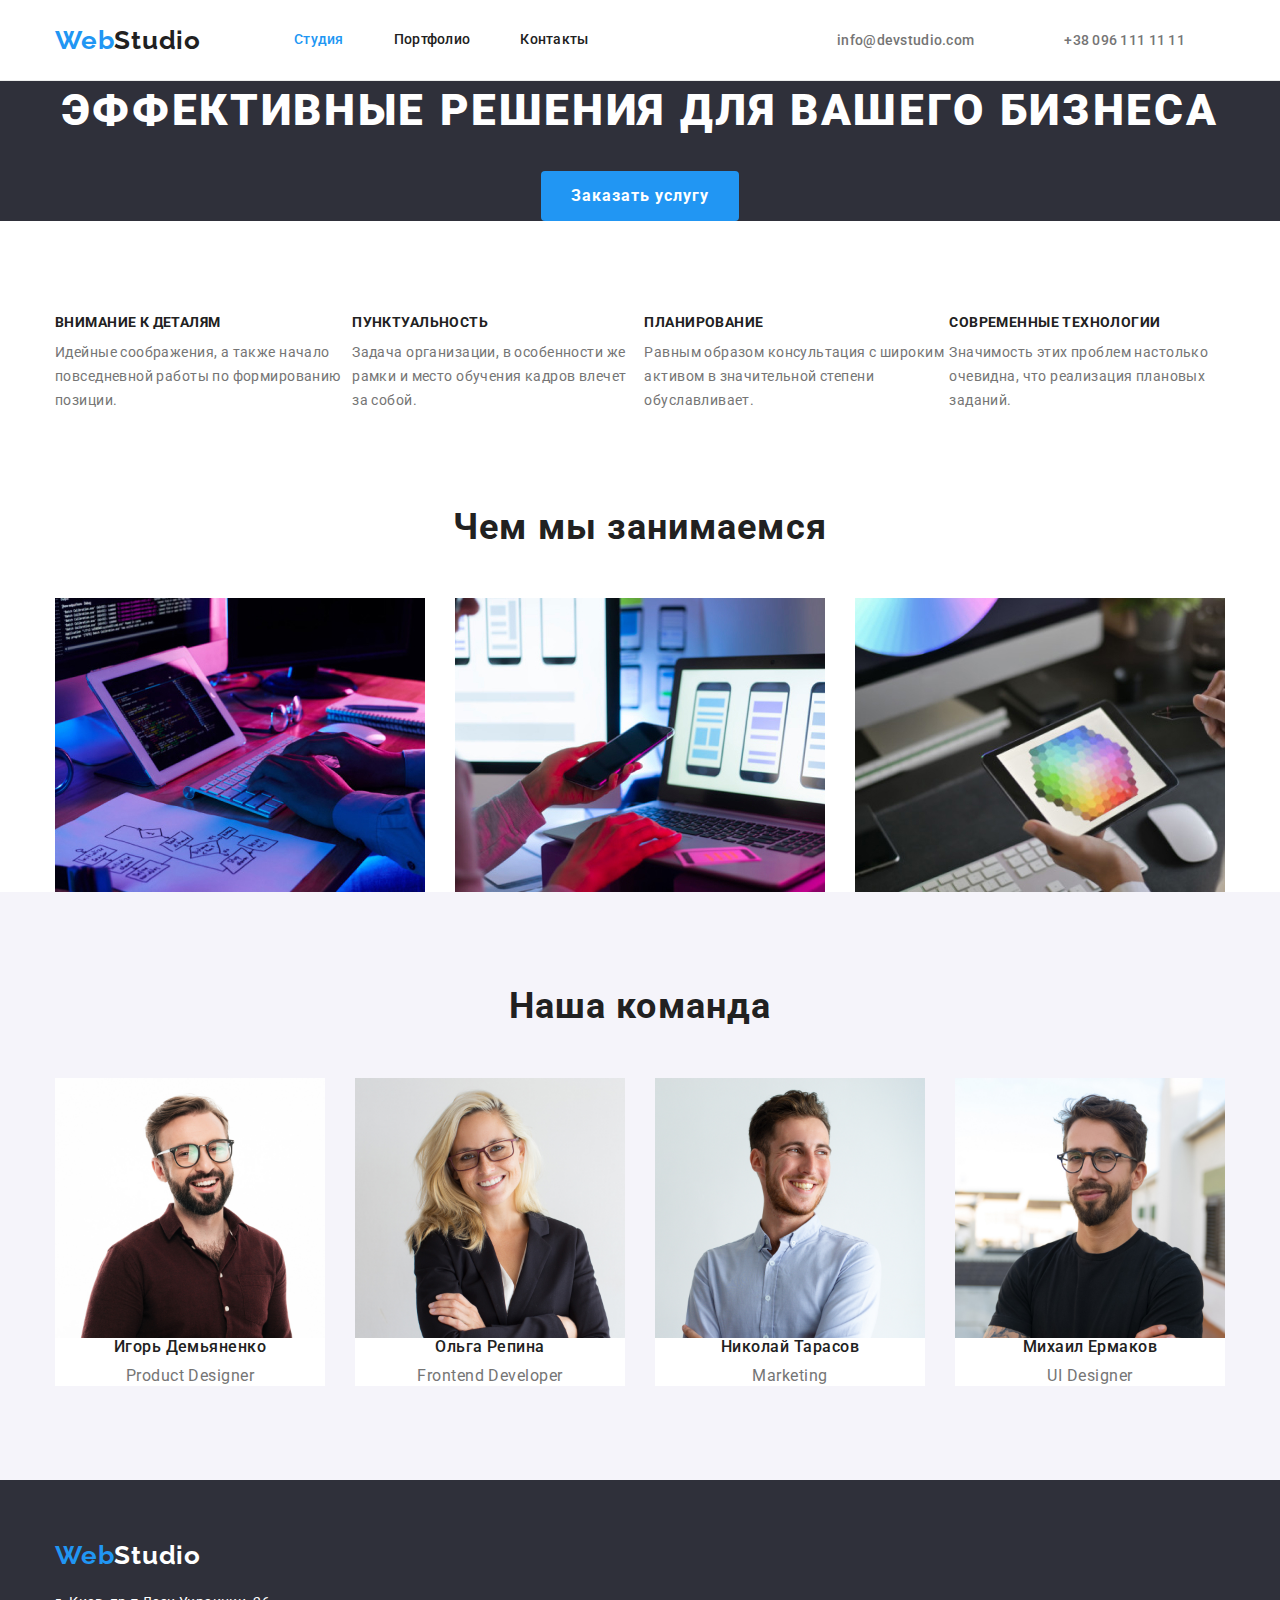
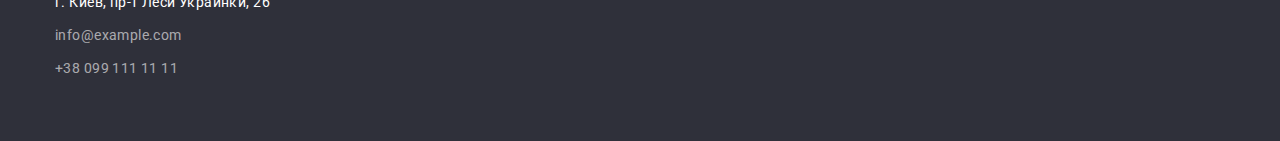
<file: index.html>
<!DOCTYPE html>
<html lang="ru">
  <head>
    <link
      rel="stylesheet"
      href="https://cdnjs.cloudflare.com/ajax/libs/modern-normalize/1.1.0/modern-normalize.min.css"
    />
    <meta charset="UTF-8" />
    <meta http-equiv="X-UA-Compatible" content="IE=edge" />
    <meta name="viewport" content="width=device-width, initial-scale=1.0" />
    <title>Document</title>
    <link rel="preconnect" href="https://fonts.gstatic.com" />
    <link
      href="https://fonts.googleapis.com/css2?family=Raleway:wght@700&family=Roboto:wght@400;500;700;900&display=swap"
      rel="stylesheet"
    />
    <link rel="stylesheet" href="./css/styles.css" />
  </head>

  <body>
    <header class="header">
      <div class="container header-container">
        <nav class="navigation">
          <a href="index.html" class="logo-header"><span>Web</span>Studio</a>
          <ul class="list">
            <li class="int-space">
              <a class="site-nav current links" href="index.html">Студия</a>
            </li>
            <li class="int-space"><a class="site-nav links" href="portfolio.html">Портфолио</a></li>
            <li class="int-space"><a class="site-nav links" href="#">Контакты</a></li>
          </ul>
        </nav>
        <ul class="list">
          <li class="int-space">
            <a href="mailto:info@devstudio.com" class="contact-links">info@devstudio.com</a>
          </li>
          <li class="int-space">
            <a class="contact-links" href="tel:+380961111111">+38 096 111 11 11</a>
          </li>
        </ul>
      </div>
    </header>
    <main>
      <section class="hero">
        <h1 class="hero-title">Эффективные решения для вашего бизнеса</h1>
        <button type="button" class="buttons">Заказать услугу</button>
      </section>
      <section class="section">
        <!--<h2>Наши преимущества</h2>-->
        <div class="container">
          <ul class="list">
            <li>
              <h3 class="advantages">Внимание к деталям</h3>
              <p class="advantages-description">
                Идейные соображения, а также начало повседневной работы по формированию позиции.
              </p>
            </li>
            <li>
              <h3 class="advantages">Пунктуальность</h3>
              <p class="advantages-description">
                Задача организации, в особенности же рамки и место обучения кадров влечет за собой.
              </p>
            </li>
            <li>
              <h3 class="advantages">Планирование</h3>
              <p class="advantages-description">
                Равным образом консультация с широким активом в значительной степени обуславливает.
              </p>
            </li>
            <li>
              <h3 class="advantages">Современные технологии</h3>
              <p class="advantages-description">
                Значимость этих проблем настолько очевидна, что реализация плановых заданий.
              </p>
            </li>
          </ul>
        </div>
      </section>
      <section class="activity">
        <div class="container">
          <h2 class="subtitle">Чем мы занимаемся</h2>
          <ul class="sub-img list">
            <li class="sub-img-item">
              <img src="./images/code.jpg" alt="Написание кода" width="370" height="294" />
            </li>
            <li class="sub-img-item">
              <img
                src="./images/app.jpg"
                alt="Разработка приложений для мобильных устройств"
                width="370"
                height="294"
              />
            </li>
            <li class="sub-img-item">
              <img src="./images/design.jpg" alt="Веб Дизайн" width="370" height="294" />
            </li>
          </ul>
        </div>
      </section>
      <section class="team section">
        <div class="container">
          <h2 class="subtitle">Наша команда</h2>
          <ul class="team-list list">
            <li class="team-list-item">
              <img src="./images/igordem.jpg" alt="Игорь Демьяненко" width="270" height="260" />
              <h3 class="names">Игорь Демьяненко</h3>
              <p class="position">Product Designer</p>
            </li>
            <li class="team-list-item">
              <img src="./images/olharep.jpg" alt="Ольга Репина" width="270" height="260" />
              <h3 class="names">Ольга Репина</h3>
              <p class="position">Frontend Developer</p>
            </li>
            <li class="team-list-item">
              <img src="./images/nikolaytar.jpg" alt="Николай Тарасов" width="270" height="260" />
              <h3 class="names">Николай Тарасов</h3>
              <p class="position">Marketing</p>
            </li>
            <li class="team-list-item">
              <img src="./images/mihailyarm.jpg" alt="Михаил Ермаков" width="270" height="260" />
              <h3 class="names">Михаил Ермаков</h3>
              <p class="position">UI Designer</p>
            </li>
          </ul>
        </div>
      </section>
    </main>
    <footer class="footer">
      <div class="container">
        <a class="logo-footer" href="index.html"> <span>Web</span>Studio</a>
        <address class="address">г. Киев, пр-т Леси Украинки, 26</address>
        <ul class="footer-list">
          <li class="contact-item">
            <a class="contact-footer" href="mailto:info@example.com">info@example.com</a>
          </li>
          <li class="contact-item">
            <a class="contact-footer" href="tel:+380991111111">+38 099 111 11 11</a>
          </li>
        </ul>
      </div>
    </footer>
  </body>
</html>
</file>
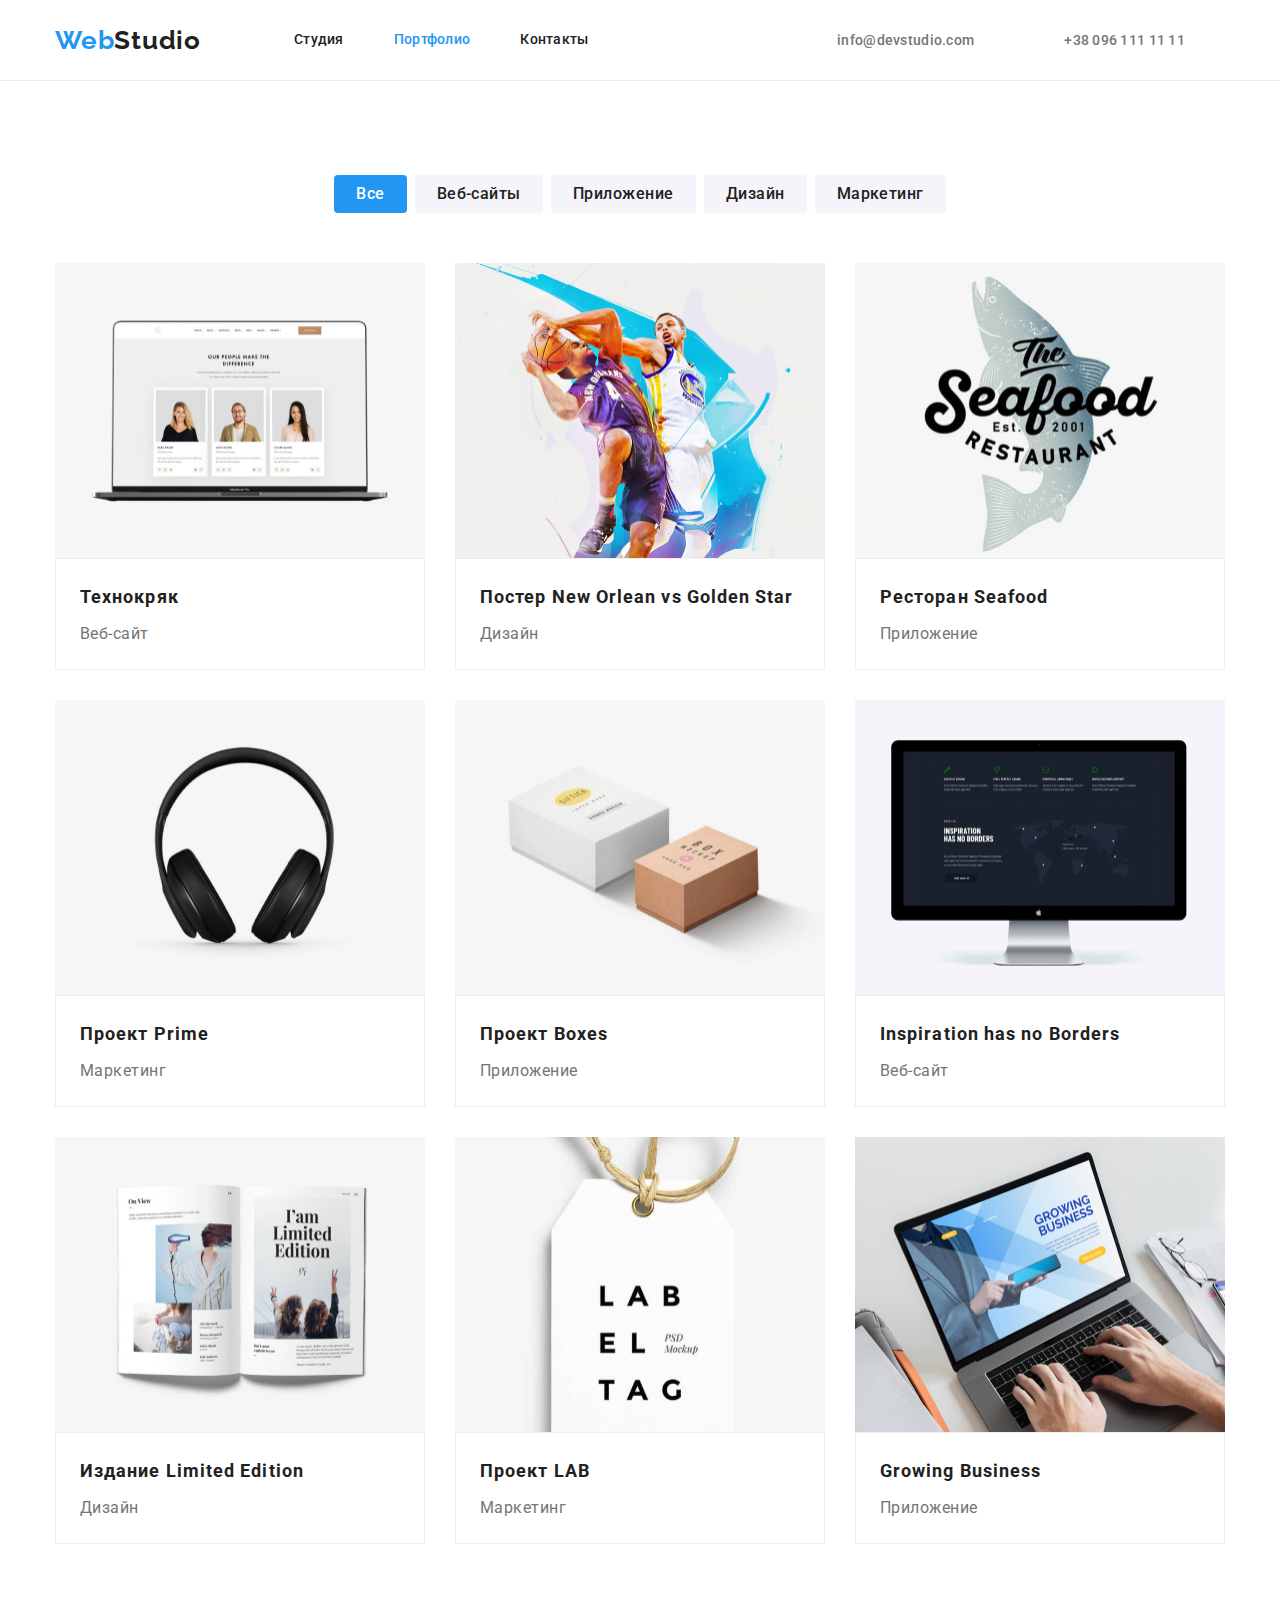
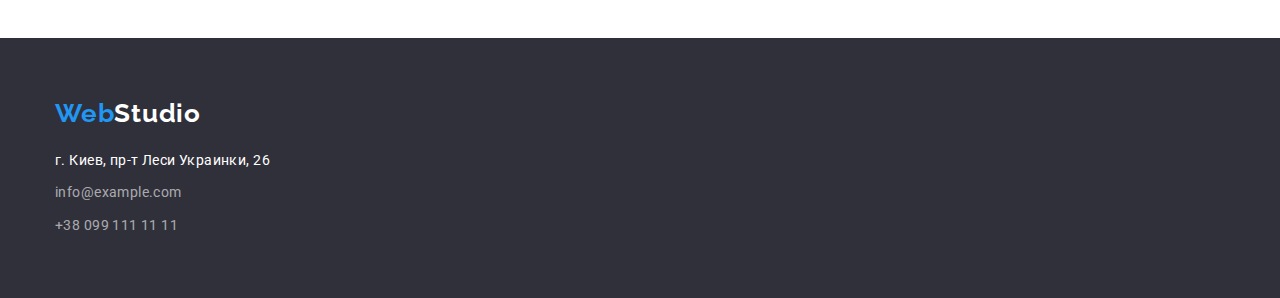
<file: portfolio.html>
<!DOCTYPE html>
<html lang="ru">
  <head>
    <link
      rel="stylesheet"
      href="https://cdnjs.cloudflare.com/ajax/libs/modern-normalize/1.1.0/modern-normalize.min.css"
    />
    <meta charset="UTF-8" />
    <meta http-equiv="X-UA-Compatible" content="IE=edge" />
    <meta name="viewport" content="width=device-width, initial-scale=1.0" />
    <title>Document</title>
    <link rel="preconnect" href="https://fonts.gstatic.com" />
    <link
      href="https://fonts.googleapis.com/css2?family=Raleway:wght@700&family=Roboto:wght@400;500;700;900&display=swap"
      rel="stylesheet"
    />
    <link rel="stylesheet" href="./css/styles.css" />
  </head>

  <body>
    <header class="header">
      <div class="container header-container">
        <nav class="navigation">
          <a href="index.html" class="logo-header"><span>Web</span>Studio</a>
          <ul class="list">
            <li class="int-space">
              <a class="site-nav links" href="index.html">Студия</a>
            </li>
            <li class="int-space">
              <a class="site-nav current links" href="portfolio.html">Портфолио</a>
            </li>
            <li class="int-space"><a class="site-nav links" href="#">Контакты</a></li>
          </ul>
        </nav>
        <ul class="list">
          <li class="int-space">
            <a href="mailto:info@devstudio.com" class="contact-links">info@devstudio.com</a>
          </li>
          <li class="int-space">
            <a class="contact-links" href="tel:+380961111111">+38 096 111 11 11</a>
          </li>
        </ul>
      </div>
    </header>
    <main>
      <section class="section filter">
        <!-- <h1>Фильтры</h1>-->
        <div class="container">
          <ul class="filter-list">
            <li class="filter-items list">
              <button type="button" class="filter-buttoms filter-current">Все</button>
            </li>
            <li class="filter-items list">
              <button type="button" class="filter-buttoms">Веб-сайты</button>
            </li>
            <li class="filter-items list">
              <button type="button" class="filter-buttoms">Приложение</button>
            </li>
            <li class="filter-items list">
              <button type="button" class="filter-buttoms">Дизайн</button>
            </li>
            <li class="filter-items list">
              <button type="button" class="filter-buttoms">Маркетинг</button>
            </li>
          </ul>
          <!-- <h2>Портфолио</h2>-->
          <ul class="portfolio">
            <li class="portfolio-item list">
              <a href="#" class="links"
                ><img
                  src="./images/web.jpg"
                  alt="Главная страница Веб-сайта"
                  width="370"
                  height="295"
                />
                <div class="project">
                  <h3 class="portfolio-title">Технокряк</h3>
                  <p class="portfolio-type">Веб-сайт</p>
                </div></a
              >
            </li>
            <li class="portfolio-item list">
              <a href="#" class="links"
                ><img
                  src="./images/designs.jpg"
                  alt="Баскетбольная игра"
                  width="370"
                  height="295"
                />
                <div class="project">
                  <h3 class="portfolio-title">Постер New Orlean vs Golden Star</h3>
                  <p class="portfolio-type">Дизайн</p>
                </div></a
              >
            </li>

            <li class="portfolio-item list">
              <a href="#" class="links"
                ><img
                  src="./images/application.jpg"
                  alt="Ресторан морепродуктов"
                  width="370"
                  height="295"
                />
                <div class="project">
                  <h3 class="portfolio-title">Ресторан Seafood</h3>
                  <p class="portfolio-type">Приложение</p>
                </div>
              </a>
            </li>
            <li class="portfolio-item list">
              <a href="#" class="links"
                ><img src="./images/marketing.jpg" alt="Наушники" width="370" height="295" />
                <div class="project">
                  <h3 class="portfolio-title">Проект Prime</h3>
                  <p class="portfolio-type">Маркетинг</p>
                </div>
              </a>
            </li>
            <li class="portfolio-item list">
              <a href="#" class="links"
                ><img src="./images/boxes.jpg" alt="Две коробки" width="370" height="295" />
                <div class="project">
                  <h3 class="portfolio-title">Проект Boxes</h3>
                  <p class="portfolio-type">Приложение</p>
                </div>
              </a>
            </li>
            <li class="portfolio-item list">
              <a href="#" class="links"
                ><img src="./images/screen.jpg" alt="Монитор" width="370" height="295" />
                <div class="project">
                  <h3 class="portfolio-title">Inspiration has no Borders</h3>
                  <p class="portfolio-type">Веб-сайт</p>
                </div>
              </a>
            </li>
            <li class="portfolio-item list">
              <a href="#" class="links"
                ><img src="./images/magazine.jpg" alt="Журнал" width="370" height="295" />
                <div class="project">
                  <h3 class="portfolio-title">Издание Limited Edition</h3>
                  <p class="portfolio-type">Дизайн</p>
                </div></a
              >
            </li>
            <li class="portfolio-item list">
              <a href="#" class="links"
                ><img src="./images/labeltag.jpg" alt="Бирка" width="370" height="295" />
                <div class="project">
                  <h3 class="portfolio-title">Проект LAB</h3>
                  <p class="portfolio-type">Маркетинг</p>
                </div></a
              >
            </li>
            <li class="portfolio-item list">
              <a href="#" class="links"
                ><img src="./images/laptop.jpg" alt="Ноутбук" width="370" height="295" />
                <div class="project">
                  <h3 class="portfolio-title">Growing Business</h3>
                  <p class="portfolio-type">Приложение</p>
                </div></a
              >
            </li>
          </ul>
        </div>
      </section>
    </main>
    <footer class="footer">
      <div class="container">
        <a class="logo-footer" href="index.html"> <span>Web</span>Studio</a>
        <address class="address">г. Киев, пр-т Леси Украинки, 26</address>
        <ul class="footer-list">
          <li class="contact-item">
            <a class="contact-footer" href="mailto:info@example.com">info@example.com</a>
          </li>
          <li class="contact-item">
            <a class="contact-footer" href="tel:+380991111111">+38 099 111 11 11</a>
          </li>
        </ul>
      </div>
    </footer>
  </body>
</html>
</file>
<file: css/styles.css>
:root {
  --main-font: 'Roboto', sans-serif;
  --secondary-font: 'Raleway', sans-serif;
  --accent-color: #2196f3;
  --basic-color: #ffffff;
  --text-color: #000000;
  --title-color: #212121;
  --text-color: #757575;
  --bg-color-dark: #2f303a;
  --bc-color-light: #f5f4fa;
}

h1,
h2,
h3,
h4,
h5,
h6,
p {
  margin-top: 0;
  margin-bottom: 0;
}

ul,
ol {
  padding-left: 0;
  margin-top: 0;
  margin-bottom: 0;
}

img {
  display: block;
}
.section {
  padding-top: 94px;
  padding-bottom: 94px;
}

.list {
  list-style: none;
  margin-left: auto;
}

body {
  font-family: var(--main-font);
  background-color: var(--basic-color);
}

.container {
  margin: 0 auto;
  width: 1200px;
  padding-left: 15px;
  padding-right: 15px;
}

/*===========header================*/

.header {
  border-bottom: 1px solid #ececec;
}
.header-container {
  display: flex;
  align-items: center;
}
.navigation,
.list {
  display: flex;
  align-items: center;
}

.int-space:not(:last-child) {
  margin-right: 50px;
}
.logo-header {
  font-family: var(--secondary-font);
  font-weight: 700;
  font-size: 26px;
  line-height: 1.19;
  letter-spacing: 0.03em;
  color: var(--title-color);
  text-decoration: none;
  margin-right: 93px;
}
.logo-header > span {
  color: var(--accent-color);
}

.links {
  text-decoration: none;
}
.site-nav {
  font-family: var(--main-font);
  font-weight: 500;
  font-size: 14px;
  line-height: 1.14;
  letter-spacing: 0.02em;
  color: var(--title-color);
  display: inline-block;
  padding-top: 32px;
  padding-bottom: 32px;
}

.site-nav:hover,
.site-nav:focus {
  color: var(--accent-color);
}
.current {
  color: var(--accent-color);
}

.contact-links {
  font-family: var(--main-font);
  font-weight: 500;
  font-size: 14px;
  line-height: 1.14;
  letter-spacing: 0.02em;
  color: var(--text-color);
  text-decoration: none;
  margin-left: auto;
  margin-right: 40px;
}

.list .contact-links:hover,
.list .contact-links:focus {
  color: var(--title-color);
  color: var(--accent-color);
}

/*=============main===============*/

.hero {
  background-color: var(--bg-color-dark);
  text-align: center;
}

.hero-section {
  margin-left: auto;
  margin-right: auto;
  width: 696px;
  padding-top: 200px;
  padding-bottom: 280px;
  text-align: center;
}

.hero-title {
  background-color: var(--bg-color-dark);
  color: var(--basic-color);
  font-weight: 900;
  font-size: 44px;
  line-height: 1.36;
  text-align: center;
  letter-spacing: 0.06em;
  text-transform: uppercase;
  margin-top: 0px;
  margin-bottom: 30px;
}

.buttons {
  font-family: var(--main-font);
  background-color: var(--accent-color);
  color: var(--basic-color);
  align-items: center;
  text-align: center;
  font-weight: 700;
  font-size: 16px;
  line-height: 1.88;
  letter-spacing: 0.06em;
  cursor: pointer;
  padding-top: 10px;
  padding-right: 30px;
  padding-bottom: 10px;
  padding-left: 30px;
  display: inline-block;
  border-radius: 4px;
  border: none;
}

.hero .buttons:hover,
.hero .buttons:active {
  background-color: var(--accent-color);
  color: var(--basic-color);
}

/*=========advantages=================*/

.advantages {
  color: var(--title-color);
  font-weight: 700;
  font-size: 14px;
  line-height: 1.14;
  letter-spacing: 0.03em;
  text-transform: uppercase;
  margin-top: 0px;
  margin-bottom: 10px;
}

.advantages-description {
  color: var(--text-color);
  font-weight: 400;
  font-size: 14px;
  line-height: 1.71;
  letter-spacing: 0.03em;
  margin-top: 0px;
  margin-bottom: 0px;
}

.advantages-title {
  display: flex;
  flex-wrap: wrap;
  margin-right: -30px;
}
.advantages-item {
  display: block;
  margin-right: 30px;
}
/*==============activity================*/

.subtitle {
  color: var(--title-color);
  font-weight: 700;
  font-size: 36px;
  line-height: 1.16;
  text-align: center;
  letter-spacing: 0.03em;
  margin-bottom: 50px;
  margin-top: 0px;
}

.sub-img {
  display: flex;
  flex-basis: calc((-100% - 90px) / 3);
}

.sub-img-item {
  margin-right: 30px;
  flex-basis: calc((100% - 90px) / 3);
}

/*==============team================*/

.team {
  background-color: var(--bc-color-light);
}

.team-list-item {
  flex-basis: calc((100% - 120px) / 4);
  margin-right: 30px;
  background-color: var(--basic-color);
}
.staff {
  display: block;
  padding-top: 30px;
  padding-bottom: 30px;
}

.names {
  font-weight: 500;
  font-size: 16px;
  line-height: 1.18;
  text-align: center;
  letter-spacing: 0.03em;
  color: var(--title-color);
  margin-top: 0px;
  margin-bottom: 10px;
}

.position {
  font-weight: normal;
  font-size: 16px;
  line-height: 1.18;
  text-align: center;
  letter-spacing: 0.03em;
  color: var(--text-color);
  margin-top: 0px;
  margin-bottom: 0px;
}

/*footer*/

.footer {
  background-color: var(--bg-color-dark);
  padding-top: 60px;
  padding-bottom: 60px;
}

.footer-list {
  list-style: none;
}

.logo-footer {
  display: inline-block;
  margin-bottom: 20px;
  font-family: var(--secondary-font);
  font-weight: 700;
  font-size: 26px;
  line-height: 1.19;
  letter-spacing: 0.03em;
  color: var(--basic-color);
  text-decoration: none;
}
.logo-footer > span {
  color: var(--accent-color);
}

.address {
  font-style: normal;
  font-weight: normal;
  font-size: 14px;
  line-height: 1.71;
  letter-spacing: 0.03em;
  color: var(--basic-color);
  text-decoration: none;
}

.contact-footer {
  display: block;
  margin-top: 9px;
  font-weight: normal;
  font-size: 14px;
  line-height: 1.71;
  letter-spacing: 0.03em;
  color: rgba(255, 255, 255, 0.6);
  text-decoration: none;
}

.contact-footer:hover,
.contact-footer:focus {
  color: var(--accent-color);
}

/*portfolio*/
.portfolio-current {
  color: var(--accent-color);
}
.filter-list {
  display: flex;
  justify-content: center;
  margin-bottom: 50px;
}

.filter-items {
  margin-right: 8px;
  margin-left: 0px;
}

.filter-items:last-child {
  margin-right: 0px;
}

.filter-buttoms {
  font-family: inherit;
  font-weight: 500;
  font-size: 16px;
  line-height: 1.62;
  text-align: center;
  letter-spacing: 0.03em;
  color: var(--title-color);
  background-color: var(--bc-color-light);
  cursor: pointer;
  padding-top: 6px;
  padding-right: 22px;
  padding-bottom: 6px;
  padding-left: 22px;
  border-radius: 4px;
  border: none;
}

.filter-buttoms:hover,
.filter-buttoms:focus,
.filter-buttoms:active {
  background-color: var(--accent-color);
  color: var(--basic-color);
}

.filter-current {
  background-color: var(--accent-color);
  color: var(--basic-color);
}

.portfolio {
  display: flex;
  flex-wrap: wrap;
  margin-right: -30px;
  margin-bottom: -30px;
}

.portfolio-item {
  flex-basis: calc((100% - 90px) / 3);
  margin-right: 30px;
  margin-bottom: 30px;
}

.project {
  display: block;
  padding-top: 20px;
  padding-bottom: 20px;
  padding-left: 24px;
  padding-right: 24px;
  border-bottom: 1px solid #eeeeee;
  border-top: 1px solid #eeeeee;
  border-left: 1px solid #eeeeee;
  border-right: 1px solid #eeeeee;
}

.portfolio-title {
  font-weight: bold;
  font-size: 18px;
  line-height: 2;
  letter-spacing: 0.06em;
  color: var(--title-color);
  margin: 0;
  margin-bottom: 4px;
}

.portfolio-type {
  font-size: 16px;
  line-height: 1.87;
  letter-spacing: 0.03em;
  color: var(--text-color);
  margin: 0px;
}
</file>
